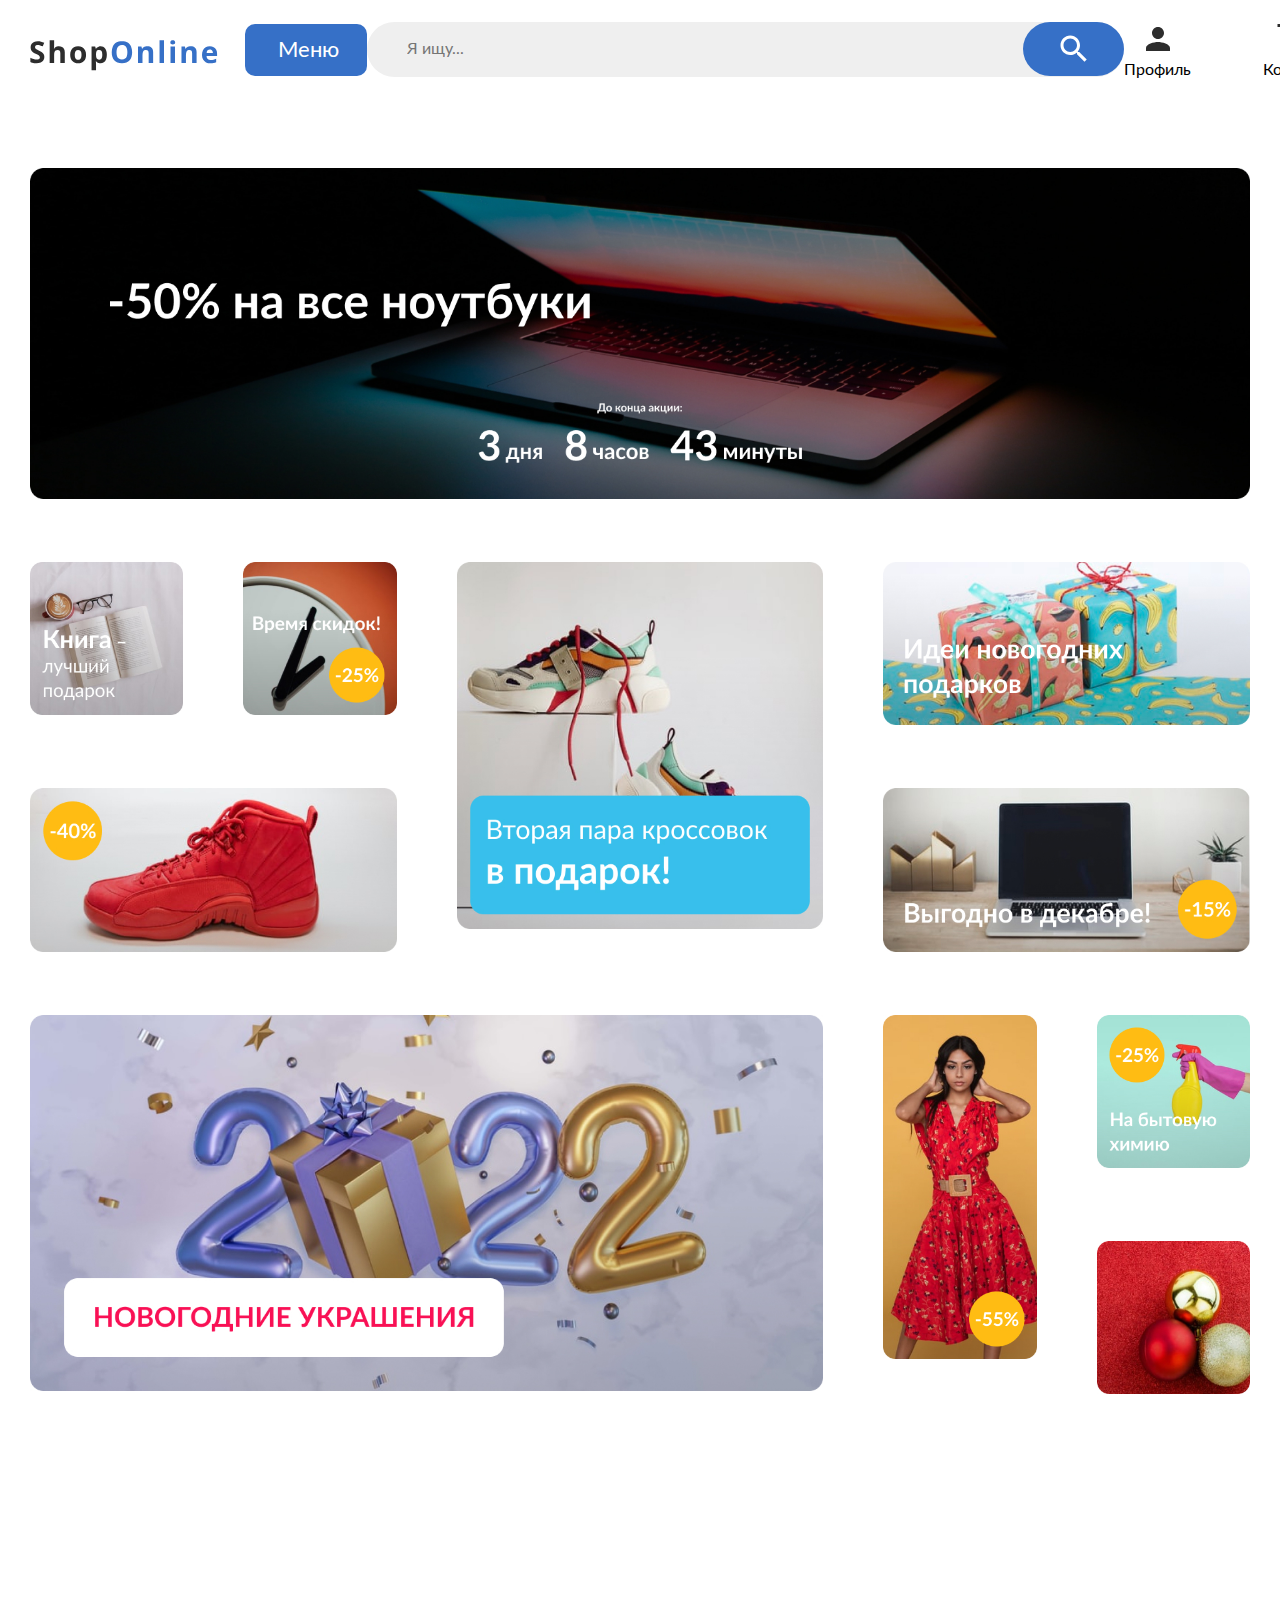
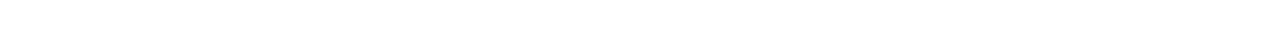
<file: index.html>
<!DOCTYPE html>
<html lang="en">

<head>
  <meta charset="UTF-8">
  <meta http-equiv="X-UA-Compatible" content="IE=edge">
  <meta name="viewport" content="width=device-width, initial-scale=1.0">
  <link rel="preload" href="/fonts/lato-regular.woff2" as="font" type="font/woff2" crossorigin>
  <link rel="preload" href="/fonts/lato-bold.woff2" as="font" type="font/woff2" crossorigin>
  <link rel="stylesheet" href="./style/index.css">
  <title>Shop Online</title>
</head>

<body>

  <header class="header">
    <div class="container">
      <div class="header__container">
        <div class="header__logo">
          <a href="#" class="header__logo-link">
            <svg width="188" height="31" viewBox="0 0 188 31" fill="none" xmlns="http://www.w3.org/2000/svg">
              <path d="M14.3369 17.0527C14.3369 18.3223 14.0293 19.4258 13.4141 20.3633C12.7988 21.3008 11.9004 22.0234 10.7188 22.5312C9.54688 23.0391 8.12109 23.293 6.44141 23.293C5.69922 23.293 4.97168 23.2441 4.25879 23.1465C3.55566 23.0488 2.87695 22.9072 2.22266 22.7217C1.57812 22.5264 0.962891 22.2871 0.376953 22.0039V17.7852C1.39258 18.2344 2.44727 18.6396 3.54102 19.001C4.63477 19.3623 5.71875 19.543 6.79297 19.543C7.53516 19.543 8.13086 19.4453 8.58008 19.25C9.03906 19.0547 9.37109 18.7861 9.57617 18.4443C9.78125 18.1025 9.88379 17.7119 9.88379 17.2725C9.88379 16.7354 9.70312 16.2764 9.3418 15.8955C8.98047 15.5146 8.48242 15.1582 7.84766 14.8262C7.22266 14.4941 6.51465 14.1377 5.72363 13.7568C5.22559 13.5225 4.68359 13.2393 4.09766 12.9072C3.51172 12.5654 2.95508 12.1504 2.42773 11.6621C1.90039 11.1738 1.46582 10.583 1.12402 9.88965C0.791992 9.18652 0.625977 8.34668 0.625977 7.37012C0.625977 6.09082 0.918945 4.99707 1.50488 4.08887C2.09082 3.18066 2.92578 2.4873 4.00977 2.00879C5.10352 1.52051 6.39258 1.27637 7.87695 1.27637C8.99023 1.27637 10.0498 1.4082 11.0557 1.67188C12.0713 1.92578 13.1309 2.29688 14.2344 2.78516L12.7695 6.31543C11.7832 5.91504 10.8994 5.60742 10.1182 5.39258C9.33691 5.16797 8.54102 5.05566 7.73047 5.05566C7.16406 5.05566 6.68066 5.14844 6.28027 5.33398C5.87988 5.50977 5.57715 5.76367 5.37207 6.0957C5.16699 6.41797 5.06445 6.79395 5.06445 7.22363C5.06445 7.73145 5.21094 8.16113 5.50391 8.5127C5.80664 8.85449 6.25586 9.18652 6.85156 9.50879C7.45703 9.83105 8.20898 10.207 9.10742 10.6367C10.2012 11.1543 11.1338 11.6963 11.9053 12.2627C12.6865 12.8193 13.2871 13.4785 13.707 14.2402C14.127 14.9922 14.3369 15.9297 14.3369 17.0527ZM24.135 0.207031V4.85059C24.135 5.66113 24.1057 6.43262 24.0471 7.16504C23.9982 7.89746 23.9592 8.41504 23.9299 8.71777H24.1643C24.5158 8.15137 24.9309 7.69238 25.4094 7.34082C25.8977 6.98926 26.4348 6.73047 27.0207 6.56445C27.6066 6.39844 28.2365 6.31543 28.9104 6.31543C30.092 6.31543 31.1223 6.52539 32.0012 6.94531C32.8801 7.35547 33.5637 8.00488 34.052 8.89355C34.5402 9.77246 34.7844 10.915 34.7844 12.3213V23H30.3166V13.4346C30.3166 12.2627 30.1018 11.3789 29.6721 10.7832C29.2424 10.1875 28.5783 9.88965 27.6799 9.88965C26.7814 9.88965 26.0734 10.0996 25.5559 10.5195C25.0383 10.9297 24.6721 11.54 24.4572 12.3506C24.2424 13.1514 24.135 14.1328 24.135 15.2949V23H19.6672V0.207031H24.135ZM56.0668 14.7822C56.0668 16.1494 55.8812 17.3604 55.5102 18.415C55.1488 19.4697 54.6166 20.3633 53.9135 21.0957C53.2201 21.8184 52.3803 22.3652 51.3939 22.7363C50.4174 23.1074 49.3139 23.293 48.0834 23.293C46.9311 23.293 45.8715 23.1074 44.9047 22.7363C43.9477 22.3652 43.1127 21.8184 42.3998 21.0957C41.6967 20.3633 41.1498 19.4697 40.7592 18.415C40.3783 17.3604 40.1879 16.1494 40.1879 14.7822C40.1879 12.9658 40.5102 11.4277 41.1547 10.168C41.7992 8.9082 42.7172 7.95117 43.9086 7.29688C45.1 6.64258 46.5209 6.31543 48.1713 6.31543C49.7045 6.31543 51.0619 6.64258 52.2436 7.29688C53.435 7.95117 54.3676 8.9082 55.0414 10.168C55.725 11.4277 56.0668 12.9658 56.0668 14.7822ZM44.7436 14.7822C44.7436 15.8564 44.8607 16.7598 45.0951 17.4922C45.3295 18.2246 45.6957 18.7764 46.1937 19.1475C46.6918 19.5186 47.3412 19.7041 48.142 19.7041C48.933 19.7041 49.5727 19.5186 50.0609 19.1475C50.559 18.7764 50.9203 18.2246 51.1449 17.4922C51.3793 16.7598 51.4965 15.8564 51.4965 14.7822C51.4965 13.6982 51.3793 12.7998 51.1449 12.0869C50.9203 11.3643 50.559 10.8223 50.0609 10.4609C49.5629 10.0996 48.9135 9.91895 48.1127 9.91895C46.9311 9.91895 46.0717 10.3242 45.5346 11.1348C45.0072 11.9453 44.7436 13.1611 44.7436 14.7822ZM70.6695 6.31543C72.5152 6.31543 74.0045 7.0332 75.1373 8.46875C76.2799 9.9043 76.8512 12.0088 76.8512 14.7822C76.8512 16.6377 76.5826 18.2002 76.0455 19.4697C75.5084 20.7295 74.7662 21.6816 73.8189 22.3262C72.8717 22.9707 71.7828 23.293 70.5523 23.293C69.7613 23.293 69.0826 23.1953 68.5162 23C67.9498 22.7949 67.4664 22.5361 67.066 22.2236C66.6656 21.9014 66.3189 21.5596 66.026 21.1982H65.7916C65.8697 21.5889 65.9283 21.9893 65.9674 22.3994C66.0064 22.8096 66.026 23.21 66.026 23.6006V30.207H61.5582V6.62305H65.191L65.8209 8.74707H66.026C66.3189 8.30762 66.6754 7.90234 67.0953 7.53125C67.5152 7.16016 68.0182 6.86719 68.6041 6.65234C69.1998 6.42773 69.8883 6.31543 70.6695 6.31543ZM69.234 9.88965C68.4527 9.88965 67.8326 10.0508 67.3736 10.373C66.9146 10.6953 66.5777 11.1787 66.3629 11.8232C66.1578 12.4678 66.0455 13.2832 66.026 14.2695V14.7529C66.026 15.8076 66.1236 16.7012 66.3189 17.4336C66.524 18.166 66.8609 18.7227 67.3297 19.1035C67.8082 19.4844 68.4625 19.6748 69.2926 19.6748C69.9762 19.6748 70.5377 19.4844 70.9771 19.1035C71.4166 18.7227 71.7438 18.166 71.9586 17.4336C72.1832 16.6914 72.2955 15.7881 72.2955 14.7236C72.2955 13.1221 72.0465 11.916 71.5484 11.1055C71.0504 10.2949 70.2789 9.88965 69.234 9.88965Z" fill="#2D2D2D" />
              <path d="M102.133 12.2627C102.133 13.9131 101.928 15.417 101.517 16.7744C101.107 18.1221 100.482 19.2842 99.6424 20.2607C98.8123 21.2373 97.7576 21.9893 96.4783 22.5166C95.199 23.0342 93.6853 23.293 91.9373 23.293C90.1893 23.293 88.6756 23.0342 87.3963 22.5166C86.117 21.9893 85.0574 21.2373 84.2176 20.2607C83.3875 19.2842 82.7674 18.1172 82.3572 16.7598C81.9471 15.4023 81.742 13.8936 81.742 12.2334C81.742 10.0166 82.1033 8.08789 82.826 6.44727C83.5584 4.79687 84.6814 3.51758 86.1951 2.60938C87.7088 1.70117 89.6326 1.24707 91.9666 1.24707C94.2908 1.24707 96.2 1.70117 97.6941 2.60938C99.198 3.51758 100.311 4.79687 101.034 6.44727C101.766 8.09766 102.133 10.0361 102.133 12.2627ZM86.5027 12.2627C86.5027 13.7568 86.6883 15.0459 87.0594 16.1299C87.4402 17.2041 88.0311 18.0342 88.8318 18.6201C89.6326 19.1963 90.6678 19.4844 91.9373 19.4844C93.2264 19.4844 94.2713 19.1963 95.0721 18.6201C95.8728 18.0342 96.4539 17.2041 96.8152 16.1299C97.1863 15.0459 97.3719 13.7568 97.3719 12.2627C97.3719 10.0166 96.952 8.24902 96.1121 6.95996C95.2723 5.6709 93.8904 5.02637 91.9666 5.02637C90.6873 5.02637 89.6424 5.31934 88.8318 5.90527C88.0311 6.48145 87.4402 7.31152 87.0594 8.39551C86.6883 9.46973 86.5027 10.7588 86.5027 12.2627ZM117.321 6.31543C119.069 6.31543 120.476 6.79395 121.54 7.75098C122.604 8.69824 123.137 10.2217 123.137 12.3213V23H118.669V13.4346C118.669 12.2627 118.454 11.3789 118.024 10.7832C117.604 10.1875 116.94 9.88965 116.032 9.88965C114.665 9.88965 113.732 10.3535 113.234 11.2812C112.736 12.209 112.487 13.5469 112.487 15.2949V23H108.02V6.62305H111.433L112.033 8.71777H112.282C112.634 8.15137 113.068 7.69238 113.586 7.34082C114.113 6.98926 114.694 6.73047 115.329 6.56445C115.974 6.39844 116.638 6.31543 117.321 6.31543ZM134.004 23H129.536V0.207031H134.004V23ZM144.974 6.62305V23H140.506V6.62305H144.974ZM142.747 0.207031C143.412 0.207031 143.983 0.363281 144.461 0.675781C144.94 0.978516 145.179 1.5498 145.179 2.38965C145.179 3.21973 144.94 3.7959 144.461 4.11816C143.983 4.43066 143.412 4.58691 142.747 4.58691C142.074 4.58691 141.497 4.43066 141.019 4.11816C140.55 3.7959 140.316 3.21973 140.316 2.38965C140.316 1.5498 140.55 0.978516 141.019 0.675781C141.497 0.363281 142.074 0.207031 142.747 0.207031ZM160.778 6.31543C162.526 6.31543 163.932 6.79395 164.997 7.75098C166.061 8.69824 166.593 10.2217 166.593 12.3213V23H162.126V13.4346C162.126 12.2627 161.911 11.3789 161.481 10.7832C161.061 10.1875 160.397 9.88965 159.489 9.88965C158.122 9.88965 157.189 10.3535 156.691 11.2812C156.193 12.209 155.944 13.5469 155.944 15.2949V23H151.476V6.62305H154.889L155.49 8.71777H155.739C156.09 8.15137 156.525 7.69238 157.043 7.34082C157.57 6.98926 158.151 6.73047 158.786 6.56445C159.43 6.39844 160.094 6.31543 160.778 6.31543ZM179.746 6.31543C181.26 6.31543 182.563 6.6084 183.657 7.19434C184.751 7.77051 185.596 8.61035 186.191 9.71387C186.787 10.8174 187.085 12.165 187.085 13.7568V15.9248H176.523C176.572 17.1846 176.948 18.1758 177.651 18.8984C178.364 19.6113 179.35 19.9678 180.61 19.9678C181.655 19.9678 182.612 19.8604 183.481 19.6455C184.35 19.4307 185.244 19.1084 186.162 18.6787V22.1357C185.351 22.5361 184.502 22.8291 183.613 23.0146C182.734 23.2002 181.665 23.293 180.405 23.293C178.764 23.293 177.309 22.9902 176.04 22.3848C174.78 21.7793 173.789 20.8564 173.066 19.6162C172.353 18.376 171.997 16.8135 171.997 14.9287C171.997 13.0146 172.319 11.4229 172.964 10.1533C173.618 8.87402 174.526 7.91699 175.688 7.28223C176.85 6.6377 178.203 6.31543 179.746 6.31543ZM179.775 9.49414C178.906 9.49414 178.183 9.77246 177.607 10.3291C177.041 10.8857 176.714 11.7598 176.626 12.9512H182.895C182.886 12.2871 182.763 11.6963 182.529 11.1787C182.304 10.6611 181.963 10.251 181.504 9.94824C181.054 9.64551 180.478 9.49414 179.775 9.49414Z" fill="#3670C7" />
            </svg>
          </a>
        </div>
        <a href="#" class="header__button">
          <svg width="24" height="24" viewBox="0 0 24 24" fill="none" xmlns="http://www.w3.org/2000/svg">
            <g clip-path="url(#clip0_4325_116)">
              <path d="M3 18H9V16H3V18ZM3 6V8H21V6H3ZM3 13H15V11H3V13Z" fill="white" />
            </g>
            <defs>
              <clipPath id="clip0_4325_116">
                <rect width="24" height="24" fill="white" />
              </clipPath>
            </defs>
          </svg>
          <span class="header__button-text" href="#" class="header__btn-text">Меню</span>
        </a>
        <div class="header__search">
          <div class="input-container">
            <input class="header__search-input" type="text" name="" id="text" placeholder="Я ищу...">
            <div class="search-icon">
              <a class="header__search-btn" href="#">
                <svg class="header__search-btn-icon" width="36" height="36" viewBox="0 0 36 36" fill="none" xmlns="http://www.w3.org/2000/svg">
                  <g clip-path="url(#clip0_4338_109)">
                    <path d="M23.25 21H22.065L21.645 20.595C23.115 18.885 24 16.665 24 14.25C24 8.865 19.635 4.5 14.25 4.5C8.865 4.5 4.5 8.865 4.5 14.25C4.5 19.635 8.865 24 14.25 24C16.665 24 18.885 23.115 20.595 21.645L21 22.065V23.25L28.5 30.735L30.735 28.5L23.25 21V21ZM14.25 21C10.515 21 7.5 17.985 7.5 14.25C7.5 10.515 10.515 7.5 14.25 7.5C17.985 7.5 21 10.515 21 14.25C21 17.985 17.985 21 14.25 21Z" fill="white" />
                  </g>
                  <defs>
                    <clipPath id="clip0_4338_109">
                      <rect width="36" height="36" fill="white" />
                    </clipPath>
                  </defs>
                </svg>
              </a>
            </div>
          </div>
        </div>
        <div class="header__orders">
          <div class="header__orders-profile">
            <a href="#" class="header__orders-link">
              <svg width="36" height="36" viewBox="0 0 36 36" fill="none" xmlns="http://www.w3.org/2000/svg">
                <g clip-path="url(#clip0_4338_122)">
                  <path d="M18 18C21.315 18 24 15.315 24 12C24 8.685 21.315 6 18 6C14.685 6 12 8.685 12 12C12 15.315 14.685 18 18 18ZM18 21C13.995 21 6 23.01 6 27V30H30V27C30 23.01 22.005 21 18 21Z" fill="#2D2D2D" />
                </g>
                <defs>
                  <clipPath id="clip0_4338_122">
                    <rect width="36" height="36" fill="white" />
                  </clipPath>
                </defs>
              </svg>
              <span class="header__orders-profile-text">Профиль</span>
            </a>
          </div>
          <div class="header__orders-profile">
            <a href="#" class="header__orders-link">
              <svg width="36" height="36" viewBox="0 0 36 36" fill="none" xmlns="http://www.w3.org/2000/svg">
                <g clip-path="url(#clip0_4338_127)">
                  <path d="M10.5 27C8.85 27 7.515 28.35 7.515 30C7.515 31.65 8.85 33 10.5 33C12.15 33 13.5 31.65 13.5 30C13.5 28.35 12.15 27 10.5 27ZM1.5 3V6H4.5L9.9 17.385L7.875 21.06C7.635 21.48 7.5 21.975 7.5 22.5C7.5 24.15 8.85 25.5 10.5 25.5H28.5V22.5H11.13C10.92 22.5 10.755 22.335 10.755 22.125L10.8 21.945L12.15 19.5H23.325C24.45 19.5 25.44 18.885 25.95 17.955L31.32 8.22C31.44 8.01 31.5 7.755 31.5 7.5C31.5 6.675 30.825 6 30 6H7.815L6.405 3H1.5ZM25.5 27C23.85 27 22.515 28.35 22.515 30C22.515 31.65 23.85 33 25.5 33C27.15 33 28.5 31.65 28.5 30C28.5 28.35 27.15 27 25.5 27Z" fill="#2D2D2D" />
                  <circle cx="29" cy="7" r="7" fill="white" />
                  <path d="M31.867 10.39C32.0537 10.39 32.2007 10.4437 32.308 10.551C32.42 10.6537 32.476 10.7913 32.476 10.964V12H25.532V11.426C25.532 11.3093 25.5553 11.188 25.602 11.062C25.6533 10.9313 25.7327 10.8147 25.84 10.712L28.913 7.632C29.1697 7.37067 29.3983 7.121 29.599 6.883C29.8043 6.645 29.9747 6.40933 30.11 6.176C30.2453 5.94267 30.348 5.707 30.418 5.469C30.4927 5.22633 30.53 4.972 30.53 4.706C30.53 4.46333 30.495 4.251 30.425 4.069C30.355 3.88233 30.2547 3.726 30.124 3.6C29.998 3.474 29.844 3.38067 29.662 3.32C29.4847 3.25467 29.284 3.222 29.06 3.222C28.8547 3.222 28.6633 3.25233 28.486 3.313C28.3133 3.369 28.1593 3.45067 28.024 3.558C27.8887 3.66067 27.7743 3.782 27.681 3.922C27.5877 4.062 27.5177 4.216 27.471 4.384C27.3917 4.59867 27.289 4.741 27.163 4.811C27.037 4.881 26.855 4.89733 26.617 4.86L25.707 4.699C25.777 4.21367 25.9123 3.789 26.113 3.425C26.3137 3.05633 26.5633 2.75067 26.862 2.508C27.1653 2.26067 27.5107 2.07633 27.898 1.955C28.29 1.829 28.71 1.766 29.158 1.766C29.6247 1.766 30.0517 1.836 30.439 1.976C30.8263 2.11133 31.1577 2.305 31.433 2.557C31.7083 2.809 31.923 3.11233 32.077 3.467C32.231 3.82167 32.308 4.216 32.308 4.65C32.308 5.02333 32.252 5.36867 32.14 5.686C32.0327 6.00333 31.8857 6.30667 31.699 6.596C31.517 6.88533 31.3023 7.16533 31.055 7.436C30.8077 7.70667 30.5487 7.982 30.278 8.262L27.996 10.593C28.2153 10.5277 28.4323 10.4787 28.647 10.446C28.8663 10.4087 29.074 10.39 29.27 10.39H31.867Z" fill="#3670C7" />
                </g>
                <defs>
                  <clipPath id="clip0_4338_127">
                    <rect width="36" height="36" fill="white" />
                  </clipPath>
                </defs>
              </svg>
              <span class="header__orders-profile-text">Корзина</span>
            </a>
          </div>
          <div class="header__orders-profile">
            <a href="#" class="header__orders-link">
              <svg width="36" height="36" viewBox="0 0 36 36" fill="none" xmlns="http://www.w3.org/2000/svg">
                <g clip-path="url(#clip0_4338_135)">
                  <path d="M18 32.025L15.825 30.045C8.1 23.04 3 18.42 3 12.75C3 8.13 6.63 4.5 11.25 4.5C13.86 4.5 16.365 5.715 18 7.635C19.635 5.715 22.14 4.5 24.75 4.5C29.37 4.5 33 8.13 33 12.75C33 18.42 27.9 23.04 20.175 30.06L18 32.025Z" fill="#2D2D2D" />
                </g>
                <defs>
                  <clipPath id="clip0_4338_135">
                    <rect width="36" height="36" fill="white" />
                  </clipPath>
                </defs>
              </svg>
              <span class="header__orders-profile-text">Избранное</span>
            </a>
          </div>
        </div>
      </div>
    </div>
  </header>

  <main class="main">

    <section class="hero">
      <div class="container hero__container">
        <div class="promo__item-0">
          <picture>
            <source media="(max-width: 320px)" srcset="./img/banner320.jpg">
            <img src="./img/banner.jpg" alt="">
          </picture>
        </div>
      </div>
    </section>

    <section class="promo">
      <div class="container">
        <div class="promo__list">
          <div class="promo__item-01">
            <img src="./img/1.jpg" alt="">
          </div>
          <div class="promo__item-02">
            <img src="./img/2.jpg" alt="">
          </div>
          <div class="promo__item-03">
            <img src="./img/3.jpg" alt="">
          </div>
          <div class="promo__item-04">
            <img src="./img/4.jpg" alt="">
          </div>
          <div class="promo__item-05">
            <img src="./img/5.jpg" alt="">
          </div>
          <div class="promo__item-06">
            <img src="./img/6.jpg" alt="">
          </div>
          <div class="promo__item-07">
            <img src="./img/7.jpg" alt="">
          </div>
          <div class="promo__item-08">
            <picture>
              <source media="(min-width: 320px) and (max-width: 767px)" srcset="./img/8-320.jpg">
              <source media="(max-width: 768px)" srcset="./img/Rectangle-08-768.jpg">
              <source media="(max-width: 1024px)" srcset="./img/143-1024.jpg">
              <img src="./img/8.jpg" alt="">
            </picture>
          </div>
          <div class="promo__item-09">
            <picture>
              <source media="(max-width: 1024px" srcset="./img/9-1024.jpg">
              <img src="./img/9.jpg" alt="">
          </picture>
          </div>
          <div class="promo__item-10">
            <picture>
              <source media="(min-width: 320px) and (max-width: 767px)" srcset="./img/10-320.jpg">
              <source media="(max-width: 768px)" srcset="./img/Rectangle_1088.jpg">
              <source media="(max-width: 1024px" srcset="./img/10-1024.jpg">
              <img src="./img/10.jpg" alt="">
            </picture>
          </div>
        </div>
      </div>
    </section>

  </main>
</body>

</html>
</file>
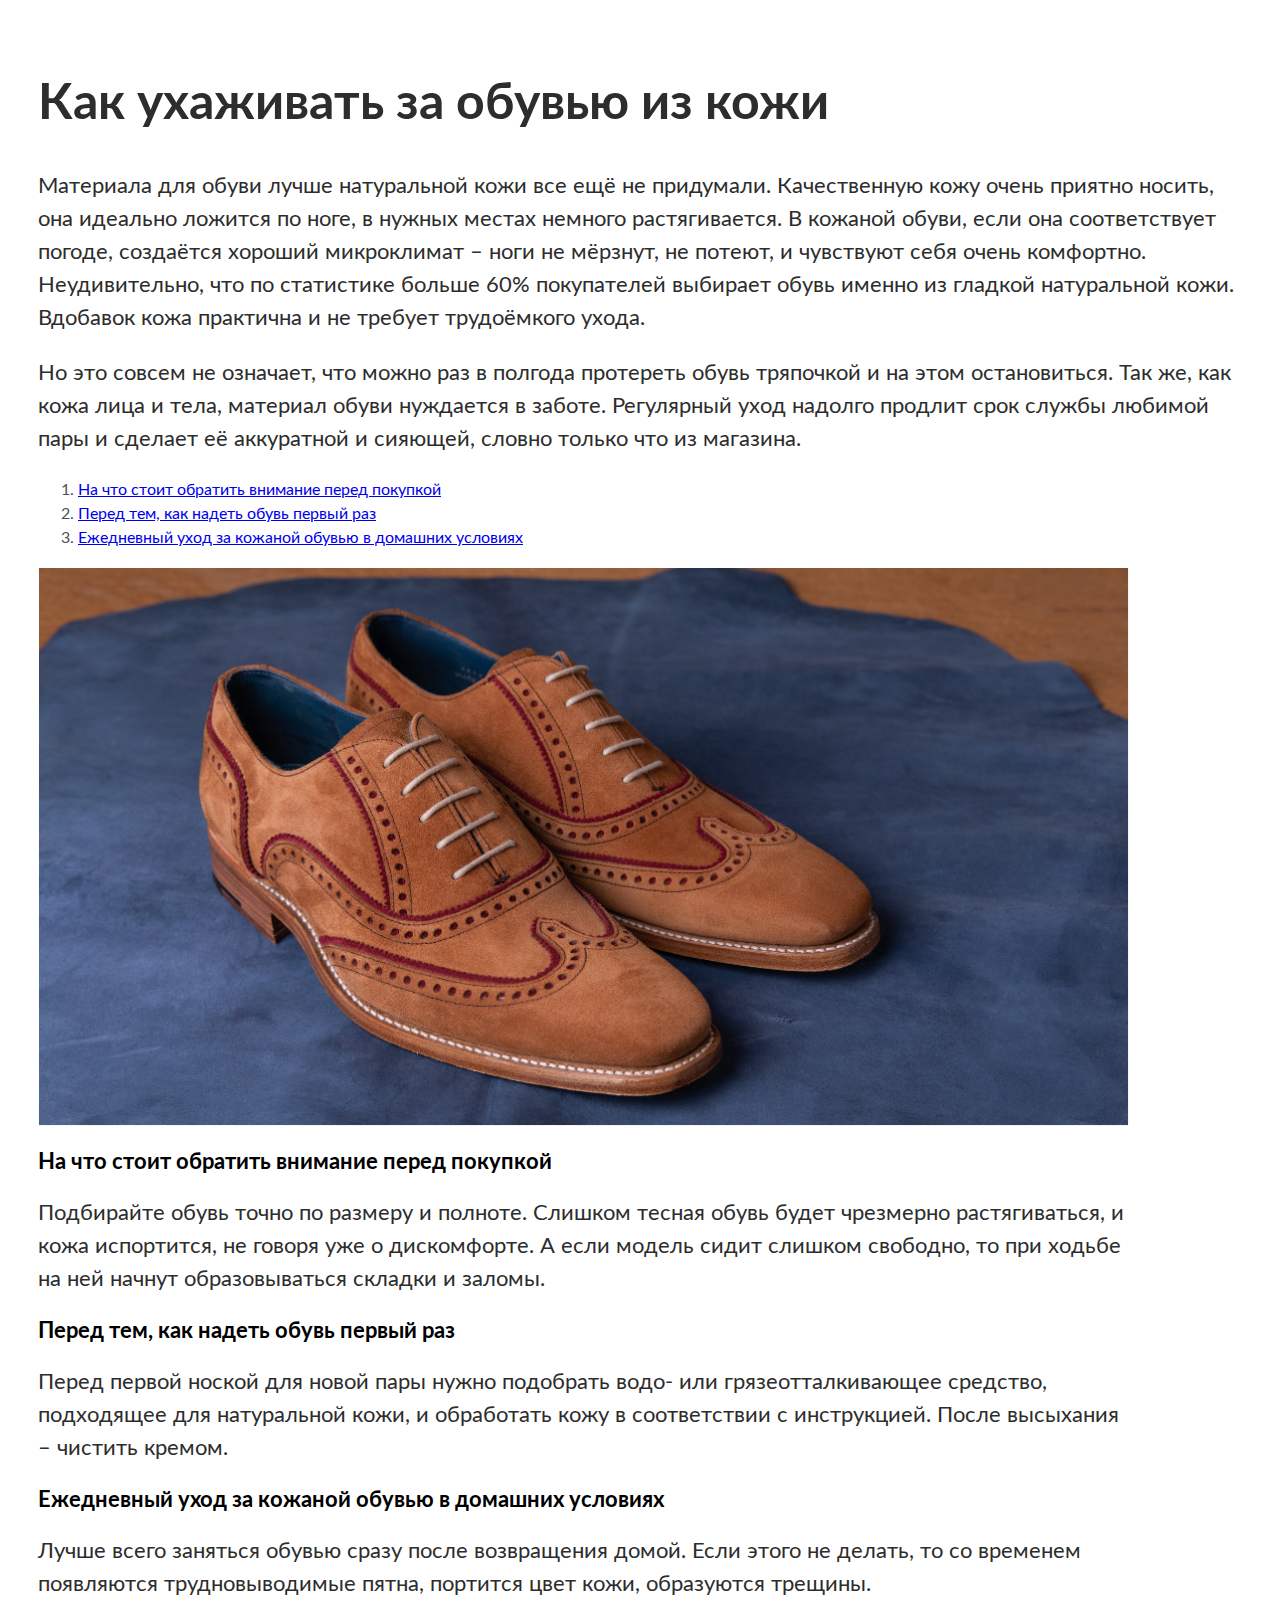
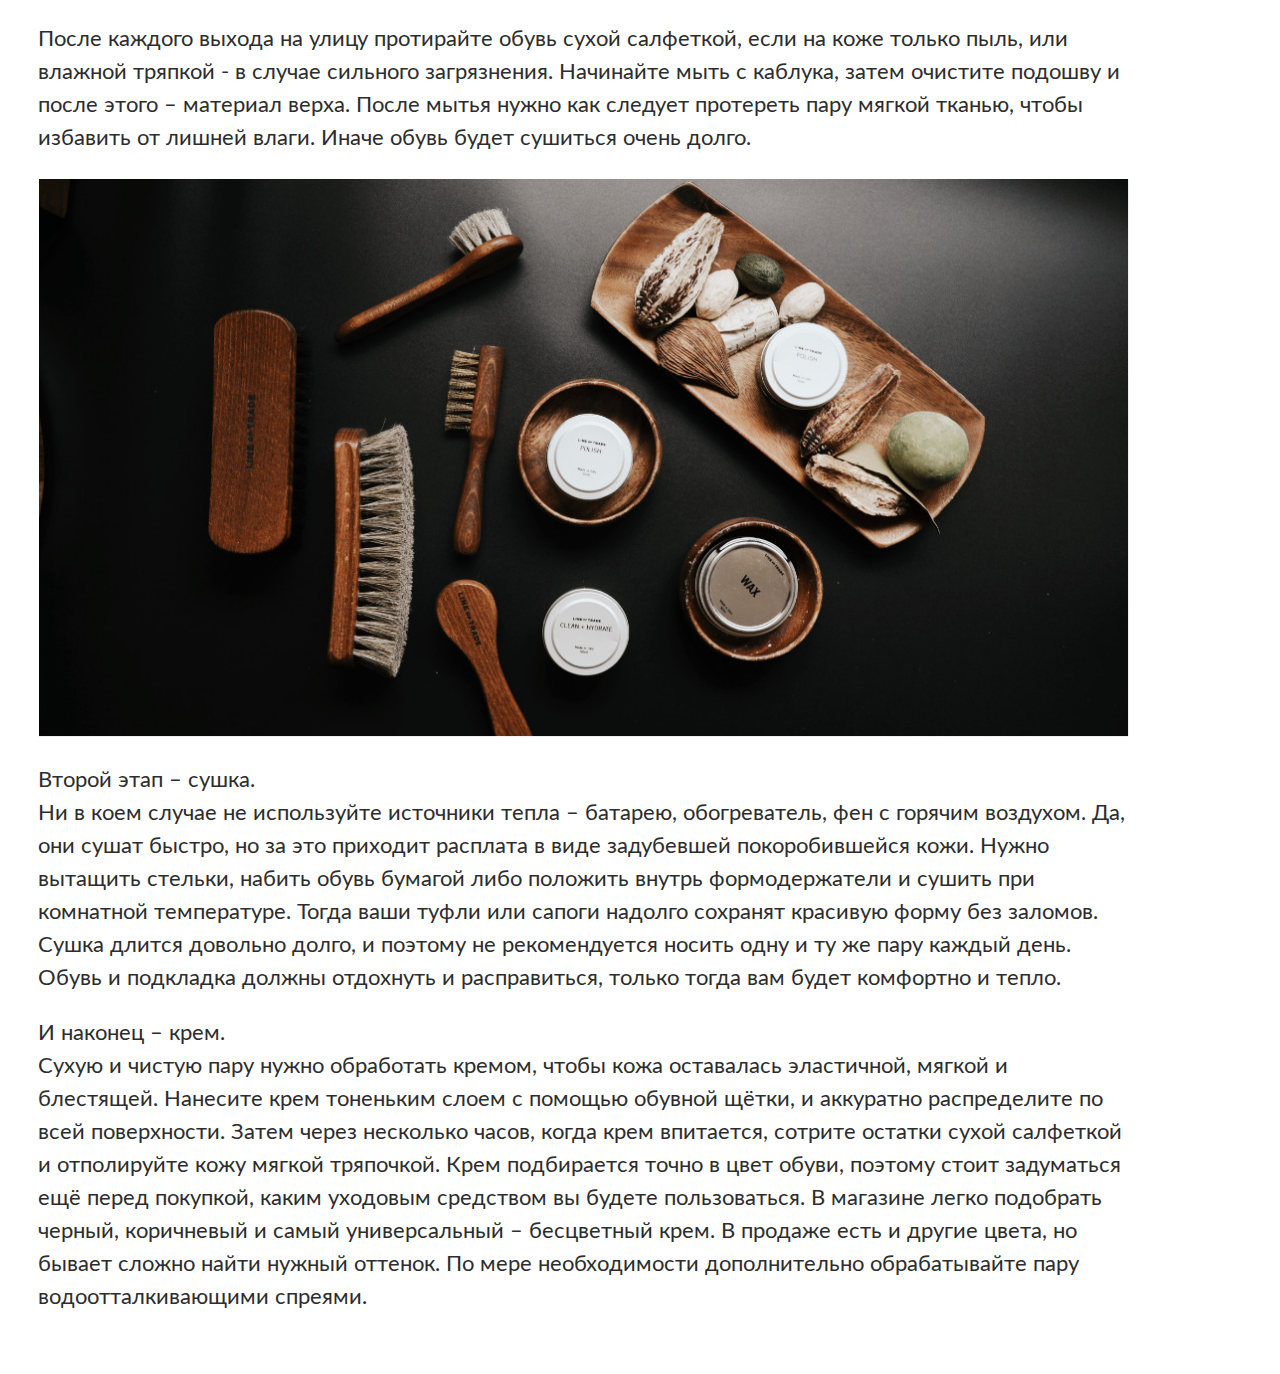
<file: article.html>
<!DOCTYPE html>
<html lang="ru">
<head>
  <meta charset="UTF-8">
  <meta http-equiv="X-UA-Compatible" content="IE=edge">
  <meta name="viewport" content="width=device-width, initial-scale=1.0">

  <link rel="preload" href="/fonts/lato-regular.woff2" as="font" type="font/woff2" crossorigin>
  <link rel="preload" href="/fonts/lato-bold.woff2" as="font" type="font/woff2" crossorigin>

  <link rel="stylesheet" href="style/style.css">
  <title>ShopOnline</title>
</head>
<div class="wrapper">
  <body>
    <article class="article">
      <h1 class="article__name ">Как ухаживать за обувью из кожи</h1>
        <p class="article__paragraph">Материала для обуви лучше натуральной кожи все ещё не придумали. Качественную кожу очень приятно носить, она идеально ложится по ноге, в нужных местах немного растягивается. В кожаной обуви, если она соответствует погоде, создаётся хороший микроклимат – ноги не мёрзнут, не потеют, и чувствуют себя очень комфортно. Неудивительно, что по статистике больше 60% покупателей выбирает обувь именно из гладкой натуральной кожи. Вдобавок кожа практична и не требует трудоёмкого ухода.</p>
        <p class="article__paragraph">Но это совсем не означает, что можно раз в полгода протереть обувь тряпочкой и на этом остановиться. Так же, как кожа лица и тела, материал обуви нуждается в заботе. Регулярный уход надолго продлит срок службы любимой пары и сделает её аккуратной и сияющей, словно только что из магазина.</p>
        <nav class="article__nav">
          <ol class="article__list">
            <li class="article__list-item"><a href="#section_1" class="article__link">На что стоит обратить внимание перед покупкой</a></li>
            <li class="article__list-item"><a href="#section_2" class="article__link">Перед тем, как надеть обувь первый раз</a></li>
            <li class="article__list-item"><a href="#section_3" class="article__link">Ежедневный уход за кожаной обувью в домашних условиях</a></li>
          </ol>
          <img src="/img/Rectangle 5.jpg" alt="Обувь" class="article__image">
        </nav>
      <div class="section">
        <section id="section_1">
          <h2 class="section__title">На что стоит обратить внимание перед покупкой</h2>
          <p class="section__paragraph">Подбирайте обувь точно по размеру и полноте. Слишком тесная обувь будет чрезмерно растягиваться, и кожа испортится, не говоря уже о дискомфорте. А если модель сидит слишком свободно, то при ходьбе на ней начнут образовываться складки и заломы.</p>
        </section>
        <section id="section_2" class="section__block">
          <h2 class="section__title">Перед тем, как надеть обувь первый раз</h2>
          <p class="section__paragraph">Перед первой ноской для новой пары нужно подобрать водо- или грязеотталкивающее средство, подходящее для натуральной кожи, и обработать кожу в соответствии с инструкцией. После высыхания – чистить кремом.</p>
        </section>
        <section id="section_3" section__block>
          <h2 class="section__title">Ежедневный уход за кожаной обувью в домашних условиях</h2>
          <p class="section__paragraph">Лучше всего заняться обувью сразу после возвращения домой. Если этого не делать, то со временем появляются трудновыводимые пятна, портится цвет кожи, образуются трещины.</p>
          <p class="section__paragraph">После каждого выхода на улицу протирайте обувь сухой салфеткой, если на коже только пыль, или влажной тряпкой - в случае сильного загрязнения. Начинайте мыть с каблука, затем очистите подошву и после этого – материал верха. После мытья нужно как следует протереть пару мягкой тканью, чтобы избавить от лишней влаги. Иначе обувь будет сушиться очень долго.</p>
          <img src="/img/Rectangle 6.jpg" alt="Средства для ухода за обувью" class="section__image">
            <p class="section__paragraph">Второй этап – сушка.
              <br> Ни в коем случае не используйте источники тепла – батарею, обогреватель, фен с горячим воздухом. Да, они сушат быстро, но за это приходит расплата в виде задубевшей покоробившейся кожи. Нужно вытащить стельки, набить обувь бумагой либо положить внутрь формодержатели и сушить при комнатной температуре. Тогда ваши туфли или сапоги надолго сохранят красивую форму без заломов. Сушка длится довольно долго, и поэтому не рекомендуется носить одну и ту же пару каждый день. Обувь и подкладка должны отдохнуть и расправиться, только тогда вам будет комфортно и тепло. </p>
            <p class="section__paragraph">И наконец – крем.
              <br> Сухую и чистую пару нужно обработать кремом, чтобы кожа оставалась эластичной, мягкой и блестящей. Нанесите крем тоненьким слоем с помощью обувной щётки, и аккуратно распределите по всей поверхности. Затем через несколько часов, когда крем впитается, сотрите остатки сухой салфеткой и отполируйте кожу мягкой тряпочкой. Крем подбирается точно в цвет обуви, поэтому стоит задуматься ещё перед покупкой, каким уходовым средством вы будете пользоваться. В магазине легко подобрать черный, коричневый и самый универсальный – бесцветный крем. В продаже есть и другие цвета, но бывает сложно найти нужный оттенок. По мере необходимости дополнительно обрабатывайте пару водоотталкивающими спреями.</p>
        </section>
      </div>
    </article>
  </body>
</div>
</html>
</file>
<file: style/style.css>
@font-face {
  font-family: 'Lato';
  src: local('Lato'), url(/fonts/lato-regular.woff2) format("woff2"), url(/fonts/lato-regular.woff) format("woff");
  font-style: normal;
  font-weight: 400;
}

@font-face {
  font-family: 'Lato';
  src: local('Lato'), url(/fonts/lato-bold.woff2) format("woff2"), url(/fonts/lato-bold.woff) format("woff");
  font-style: normal;
  font-weight: 700;
}

body {
  font-family: 'Lato', sans-serif;
}

.wrapper {
  padding: 30px;
}

h1 {
  font-size: 50px;
  line-height: 65px;
  font-weight: 700;
  color: #2d2d2d;  
}

h2 {
  font-size: 22px;
}

p {
  font-size: 22px;
  line-height: 33px;
  font-weight: 400;
  color: #2d2d2d;  
}

ol, li {
  list-style-type: decimal;
  font-size: 16px;
  line-height: 24px;
  font-weight: 400;
  color: #525252;
}

img {
  height: 560px;
}

.section {
  width: 1095px;
}
</file>
<file: style/index.css>
@import url("./normalize.css");
@import url("./reset.css");
@import url("./global.css");
@import url("./var.css");
@import url("./header.css");
@import url("./hero.css");
@import url("./promo.css");
</file>
